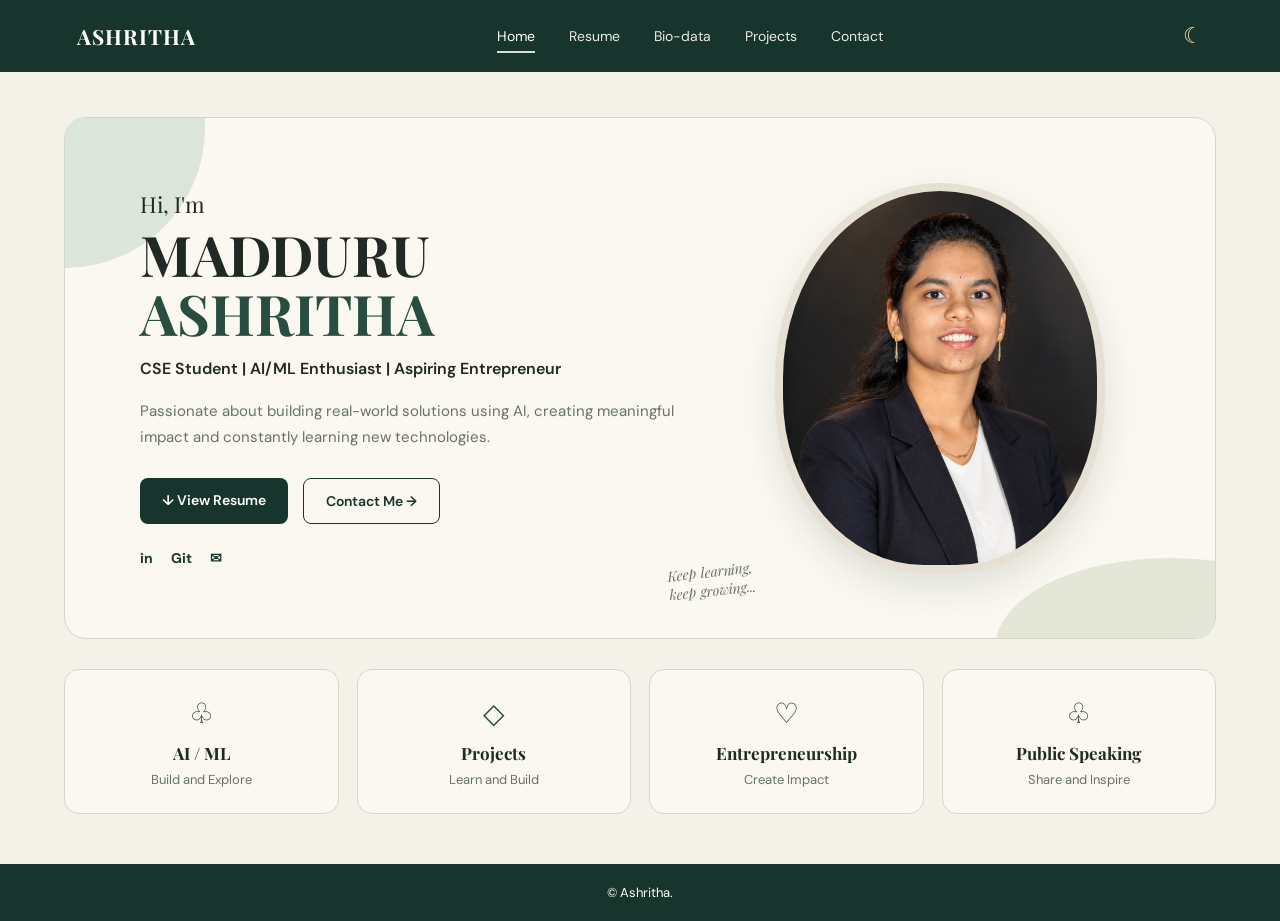
<file: index.html>
<!DOCTYPE html>
<html lang="en">
<head>
    <meta charset="UTF-8">
    <meta name="viewport" content="width=device-width, initial-scale=1.0">
    <title>Ashritha | Portfolio</title>
    <link rel="stylesheet" href="css/style.css">
    <link rel="preconnect" href="https://fonts.googleapis.com">
    <link rel="preconnect" href="https://fonts.gstatic.com" crossorigin>
    <link href="https://fonts.googleapis.com/css2?family=DM+Sans:wght@400;500;600;700&family=Playfair+Display:wght@500;600;700&display=swap" rel="stylesheet">
</head>
<body>

<header class="navbar">
    <div class="logo">ASHRITHA</div>

    <nav>
        <a href="index.html" class="active">Home</a>
        <a href="resume.html">Resume</a>
        <a href="biodata.html">Bio-data</a>
        <a href="projects.html">Projects</a>
        <a href="contact.html">Contact</a>
    </nav>

    <button id="themeToggle" class="theme-btn">☾</button>
</header>

<main>

<section class="hero">

    <div class="hero-content">
        <p class="small-title">Hi, I'm</p>

        <h1>MADDURU <span>ASHRITHA</span></h1>

        <h3>CSE Student | AI/ML Enthusiast | Aspiring Entrepreneur</h3>

        <p class="hero-description">
            Passionate about building real-world solutions using AI,
            creating meaningful impact and constantly learning new technologies.
        </p>

        <div class="hero-buttons">
            <a href="resume.html" class="btn primary-btn">↓ View Resume</a>
            <a href="contact.html" class="btn secondary-btn">Contact Me →</a>
        </div>

        <div class="social-links">
           <a href="https://www.linkedin.com/in/madduru-ashritha-3858072ba/" target="_blank">in</a>
           <a href="YOUR_GITHUB_URL" target="_blank">Git</a>
            <a href="mailto:ashritha@example.com">✉</a>
        </div>
    </div>

    <div class="hero-image">
        <div class="image-circle">
            <img src="images/profile.png.jpg" alt="Ashritha Profile">
        </div>
    </div> 

    <div class="quote">
        Keep learning,<br>
        keep growing...
    </div>

</section>

<section class="interest-section">

    <div class="interest-card">
        <div class="interest-icon">♧</div>
        <h3>AI / ML</h3>
        <p>Build and Explore</p>
    </div>

    <div class="interest-card">
        <div class="interest-icon">◇</div>
        <h3>Projects</h3>
        <p>Learn and Build</p>
    </div>

    <div class="interest-card">
        <div class="interest-icon">♡</div>
        <h3>Entrepreneurship</h3>
        <p>Create Impact</p>
    </div>

    <div class="interest-card">
        <div class="interest-icon">♧</div>
        <h3>Public Speaking</h3>
        <p>Share and Inspire</p>
    </div>

</section>

</main>

<footer>
    <p>© Ashritha.</p>
</footer>

<script src="https://code.jquery.com/jquery-3.7.1.min.js"></script>
<script src="js/script.js"></script>

</body>
</html>
</file>
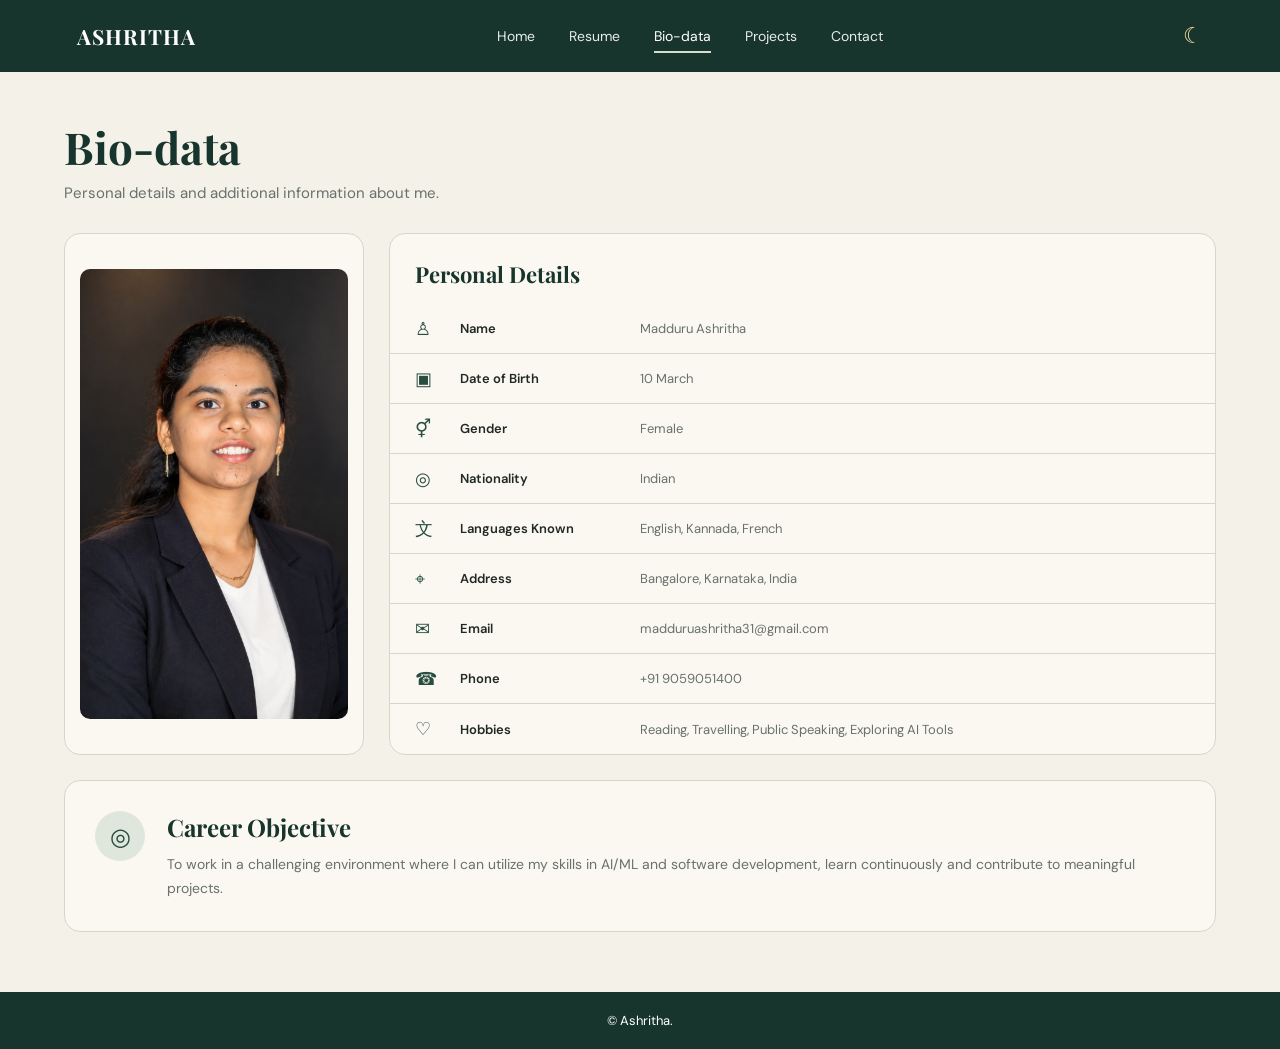
<file: biodata.html>
<!DOCTYPE html>
<html lang="en">
<head>
    <meta charset="UTF-8">
    <meta name="viewport" content="width=device-width, initial-scale=1.0">
    <title>Ashritha | Bio-data</title>
    <link rel="stylesheet" href="css/style.css">
    <link rel="preconnect" href="https://fonts.googleapis.com">
    <link rel="preconnect" href="https://fonts.gstatic.com" crossorigin>
    <link href="https://fonts.googleapis.com/css2?family=DM+Sans:wght@400;500;600;700&family=Playfair+Display:wght@500;600;700&display=swap" rel="stylesheet">

    <style>
        .biodata-page{
            width:90%;
            max-width:1250px;
            margin:45px auto 60px;
        }

        .biodata-title{
            margin-bottom:30px;
        }

        .biodata-title h1{
            font-family:"Playfair Display",serif;
            font-size:44px;
            color:var(--dark);
            margin-bottom:7px;
        }

        .biodata-title p{
            color:var(--muted);
            font-size:15px;
        }

        .biodata-main{
            display:grid;
            grid-template-columns:300px 1fr;
            gap:25px;
        }

        .photo-box{
            background:var(--card);
            border:1px solid var(--border);
            border-radius:16px;
            padding:15px;
            min-height:480px;
            display:flex;
            align-items:center;
            justify-content:center;
        }

        .photo-box img{
            width:100%;
            height:450px;
            object-fit:cover;
            border-radius:10px;
        }

        .personal-details{
            background:var(--card);
            border:1px solid var(--border);
            border-radius:16px;
            overflow:hidden;
        }

        .personal-details h2{
            font-family:"Playfair Display",serif;
            color:var(--dark);
            font-size:22px;
            padding:25px 25px 15px;
        }

        .detail{
            display:grid;
            grid-template-columns:45px 180px 1fr;
            align-items:center;
            min-height:50px;
            padding:7px 25px;
            border-bottom:1px solid var(--border);
            font-size:13px;
        }

        .detail:last-child{
            border-bottom:0;
        }

        .detail-icon{
            color:var(--green);
            font-size:18px;
        }

        .detail-label{
            font-weight:600;
        }

        .detail-value{
            color:var(--muted);
        }

        .bio-objective{
            margin-top:25px;
            background:var(--card);
            border:1px solid var(--border);
            border-radius:16px;
            padding:30px;
            display:flex;
            gap:22px;
            align-items:flex-start;
        }

        .objective-symbol{
            width:50px;
            height:50px;
            border-radius:50%;
            background:var(--light-green);
            color:var(--green);
            display:flex;
            align-items:center;
            justify-content:center;
            font-size:24px;
            flex-shrink:0;
        }

        .bio-objective h2{
            font-family:"Playfair Display",serif;
            color:var(--dark);
            margin-bottom:10px;
        }

        .bio-objective p{
            color:var(--muted);
            line-height:1.7;
            font-size:14px;
        }

        @media(max-width:800px){
            .biodata-main{
                grid-template-columns:1fr;
            }

            .photo-box{
                min-height:auto;
            }

            .photo-box img{
                height:400px;
            }
        }

        @media(max-width:600px){
            .detail{
                grid-template-columns:35px 130px 1fr;
                padding:8px 15px;
                font-size:12px;
            }

            .bio-objective{
                flex-direction:column;
            }
        }
    </style>
</head>

<body>

<header class="navbar">
    <div class="logo">ASHRITHA</div>

    <nav>
        <a href="index.html">Home</a>
        <a href="resume.html">Resume</a>
        <a href="biodata.html" class="active">Bio-data</a>
        <a href="projects.html">Projects</a>
        <a href="contact.html">Contact</a>
    </nav>

    <button id="themeToggle" class="theme-btn">☾</button>
</header>

<main class="biodata-page">

    <div class="biodata-title">
        <h1>Bio-data</h1>
        <p>Personal details and additional information about me.</p>
    </div>

    <section class="biodata-main">

        <div class="photo-box">
            <img src="images/profile.png.jpg" alt="Ashritha Profile">
        </div>

        <div class="personal-details">

            <h2>Personal Details</h2>

            <div class="detail">
                <span class="detail-icon">♙</span>
                <span class="detail-label">Name</span>
                <span class="detail-value">Madduru Ashritha</span>
            </div>

            <div class="detail">
                <span class="detail-icon">▣</span>
                <span class="detail-label">Date of Birth</span>
                <span class="detail-value">10 March</span>
            </div>

            <div class="detail">
                <span class="detail-icon">⚥</span>
                <span class="detail-label">Gender</span>
                <span class="detail-value">Female</span>
            </div>

            <div class="detail">
                <span class="detail-icon">◎</span>
                <span class="detail-label">Nationality</span>
                <span class="detail-value">Indian</span>
            </div>

            <div class="detail">
                <span class="detail-icon">文</span>
                <span class="detail-label">Languages Known</span>
                <span class="detail-value">English, Kannada, French</span>
            </div>

            <div class="detail">
                <span class="detail-icon">⌖</span>
                <span class="detail-label">Address</span>
                <span class="detail-value">Bangalore, Karnataka, India</span>
            </div>

            <div class="detail">
                <span class="detail-icon">✉</span>
                <span class="detail-label">Email</span>
                <span class="detail-value">madduruashritha31@gmail.com</span>
            </div>

            <div class="detail">
                <span class="detail-icon">☎</span>
                <span class="detail-label">Phone</span>
                <span class="detail-value">+91 9059051400</span>
            </div>

            <div class="detail">
                <span class="detail-icon">♡</span>
                <span class="detail-label">Hobbies</span>
                <span class="detail-value">Reading, Travelling, Public Speaking, Exploring AI Tools</span>
            </div>

        </div>

    </section>

    <section class="bio-objective">

        <div class="objective-symbol">◎</div>

        <div>
            <h2>Career Objective</h2>

            <p>
                To work in a challenging environment where I can utilize my
                skills in AI/ML and software development, learn continuously
                and contribute to meaningful projects.
            </p>
        </div>

    </section>

</main>

<footer>
    <p>©  Ashritha.</p>
</footer>

<script src="https://code.jquery.com/jquery-3.7.1.min.js"></script>
<script src="js/script.js"></script>

</body>
</html>
</file>
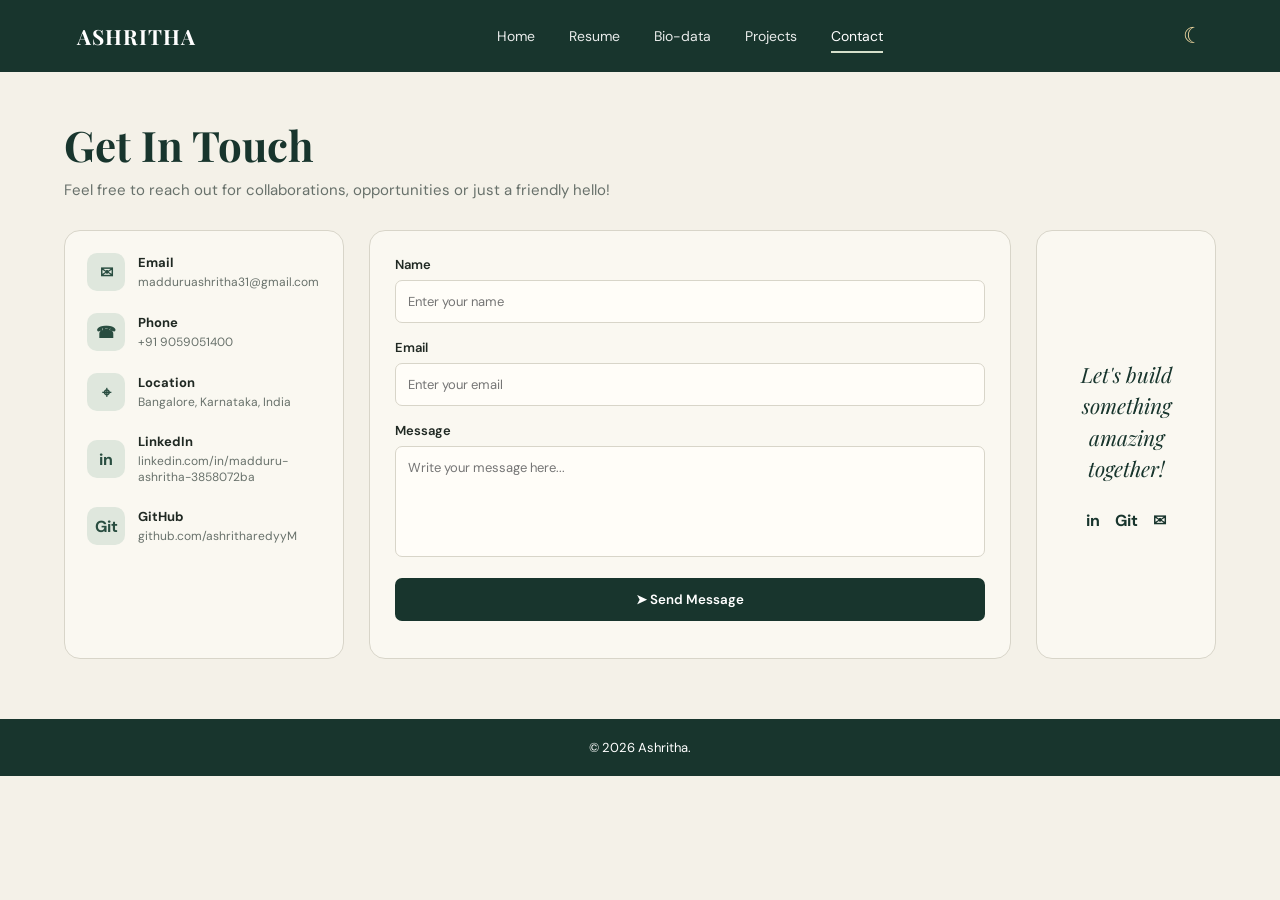
<file: contact.html>
<!DOCTYPE html>
<html lang="en">
<head>
    <meta charset="UTF-8">
    <meta name="viewport" content="width=device-width, initial-scale=1.0">
    <title>Ashritha | Contact</title>
    <link rel="stylesheet" href="css/style.css">
    <link rel="preconnect" href="https://fonts.googleapis.com">
    <link rel="preconnect" href="https://fonts.gstatic.com" crossorigin>
    <link href="https://fonts.googleapis.com/css2?family=DM+Sans:wght@400;500;600;700&family=Playfair+Display:wght@500;600;700&display=swap" rel="stylesheet">
</head>
<body>

<header class="navbar">
    <div class="logo">ASHRITHA</div>

    <nav>
        <a href="index.html">Home</a>
        <a href="resume.html">Resume</a>
        <a href="biodata.html">Bio-data</a>
        <a href="projects.html">Projects</a>
        <a href="contact.html" class="active">Contact</a>
    </nav>

    <button id="themeToggle" class="theme-btn">☾</button>
</header>

<main class="page-container">

    <div class="page-heading">
        <div>
            <h1>Get In Touch</h1>
            <p>Feel free to reach out for collaborations, opportunities or just a friendly hello!</p>
        </div>
    </div>

    <section class="contact-layout">

        <div class="contact-info">

            <div class="contact-item">
                <div class="contact-icon">✉</div>
                <div>
                    <h3>Email</h3>
                    <p>madduruashritha31@gmail.com</p>
                </div>
            </div>

            <div class="contact-item">
                <div class="contact-icon">☎</div>
                <div>
                    <h3>Phone</h3>
                    <p>+91 9059051400</p>
                </div>
            </div>

            <div class="contact-item">
                <div class="contact-icon">⌖</div>
                <div>
                    <h3>Location</h3>
                    <p>Bangalore, Karnataka, India</p>
                </div>
            </div>

            <div class="contact-item">
                <div class="contact-icon">in</div>
                <div>
                    <h3>LinkedIn</h3>
                    <p>linkedin.com/in/madduru-ashritha-3858072ba</p>
                </div>
            </div>

            <div class="contact-item">
                <div class="contact-icon">Git</div>
                <div>
                    <h3>GitHub</h3>
                    <p>github.com/ashritharedyyM</p>
                </div>
            </div>

        </div>

        <div class="contact-form-card">

            <form id="contactForm">

                <div class="form-group">
                    <label for="name">Name</label>
                    <input type="text" id="name" placeholder="Enter your name">
                    <small id="nameError"></small>
                </div>

                <div class="form-group">
                    <label for="email">Email</label>
                    <input type="email" id="email" placeholder="Enter your email">
                    <small id="emailError"></small>
                </div>

                <div class="form-group">
                    <label for="message">Message</label>
                    <textarea id="message" rows="5" placeholder="Write your message here..."></textarea>
                    <small id="messageError"></small>
                </div>

                <button type="submit" class="send-btn">
                    ➤ Send Message
                </button>

                <p id="successMessage"></p>

            </form>

        </div>

        <div class="contact-quote">
            <span>Let's build something amazing together!</span>

            <div class="contact-socials">
                <a href="#">in</a>
                <a href="#">Git</a>
                <a href="mailto:madduruashritha31@gmail.com">✉</a>
            </div>
        </div>

    </section>

</main>

<footer>
    <p>© 2026 Ashritha.</p>
</footer>

<script src="https://code.jquery.com/jquery-3.7.1.min.js"></script>
<script src="js/script.js"></script>

</body>
</html>
</file>
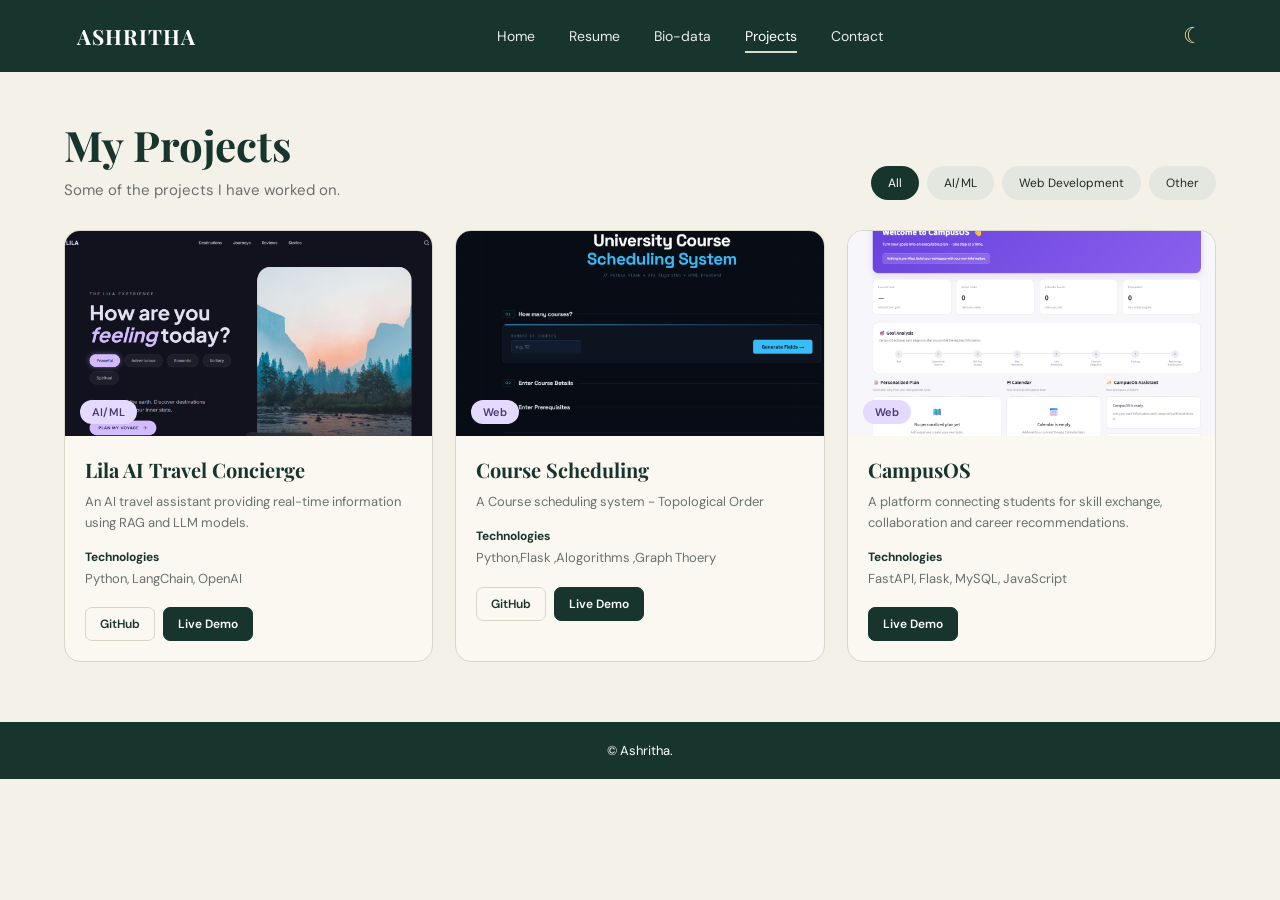
<file: projects.html>
<!DOCTYPE html>
<html lang="en">
<head>
    <meta charset="UTF-8">
    <meta name="viewport" content="width=device-width, initial-scale=1.0">
    <title>Ashritha | Projects</title>
    <link rel="stylesheet" href="css/style.css">
    <link rel="preconnect" href="https://fonts.googleapis.com">
    <link rel="preconnect" href="https://fonts.gstatic.com" crossorigin>
    <link href="https://fonts.googleapis.com/css2?family=DM+Sans:wght@400;500;600;700&family=Playfair+Display:wght@500;600;700&display=swap" rel="stylesheet">
</head>
<body>

<header class="navbar">
    <div class="logo">ASHRITHA</div>

    <nav>
        <a href="index.html">Home</a>
        <a href="resume.html">Resume</a>
        <a href="biodata.html">Bio-data</a>
        <a href="projects.html" class="active">Projects</a>
        <a href="contact.html">Contact</a>
    </nav>

    <button id="themeToggle" class="theme-btn">☾</button>
</header>

<main class="page-container">

    <div class="page-heading project-heading">
        <div>
            <h1>My Projects</h1>
            <p>Some of the projects I have worked on.</p>
        </div>

        <div class="filter-buttons">
            <button class="filter-btn active-filter" data-filter="all">All</button>
            <button class="filter-btn" data-filter="ai">AI/ML</button>
            <button class="filter-btn" data-filter="web">Web Development</button>
            <button class="filter-btn" data-filter="other">Other</button>
        </div>
    </div>

    <section class="project-grid">

        <article class="project-card" data-category="ai">

            <div class="project-image">
                <img src="images/lila.png.jpg" alt="Lila AI Travel Concierge">
                <span>AI/ML</span>
            </div>

            <div class="project-content">
                <h2>Lila AI Travel Concierge</h2>

                <p>
                    An AI travel assistant providing real-time information
                    using RAG and LLM models.
                </p>

                <h4>Technologies</h4>
                <p>Python, LangChain, OpenAI</p>

                <div class="project-buttons">
                 <a href="https://github.com/Manasa-Joshi24/AI_Travel_Concierge" target="_blank" class="project-btn">GitHub</a>
                <a href="https://lila-ai-travel.vercel.app/" target="_blank" class="project-btn filled">Live Demo</a>
                </div>
            </div>

        </article>

        <article class="project-card" data-category="ai">

            <div class="project-image">
                <img src="images/course.png.jpg" alt="CampusOS">
                <span>Web</span>
            </div>

              <div class="project-content">
                <h2>Course Scheduling </h2>
                <p>
                    A Course scheduling system - Topological Order 
                </p>

                <h4>Technologies</h4>
                <p>Python,Flask ,Alogorithms ,Graph Thoery</p>

                <div class="project-buttons">
                <a href="https://github.com/ashrithareddyM/course-scheduling" target="_blank" class="project-btn">GitHub</a>
                <a href="https://course-scheduling.onrender.com/" target="_blank" class="project-btn filled">Live Demo</a>
                </div>
            </div>
        </article>

        <article class="project-card" data-category="ai">

                <div class="project-image">
                <img src="images/campusos.png.jpg" alt="CampusOS">
                <span>Web</span>
                </div>
                 <div class="project-content">
                <h2>CampusOS</h2>

                <p>
                    A platform connecting students for skill exchange,
                    collaboration and career recommendations.
                </p>

                <h4>Technologies</h4>
                <p>FastAPI, Flask, MySQL, JavaScript</p>

                <div class="project-buttons">
                 <a href="https://campusos-frontend-hjbtvzv8givdlrb3afg6uu.streamlit.app/#current-goal" target="_blank" class="project-btn filled">Live Demo</a>
                </div>
            </div>

        </article>


    </section>

</main>

<footer>
    <p>©  Ashritha.</p>
</footer>

<script src="https://code.jquery.com/jquery-3.7.1.min.js"></script>
<script src="js/script.js"></script>

</body>
</html>
</file>
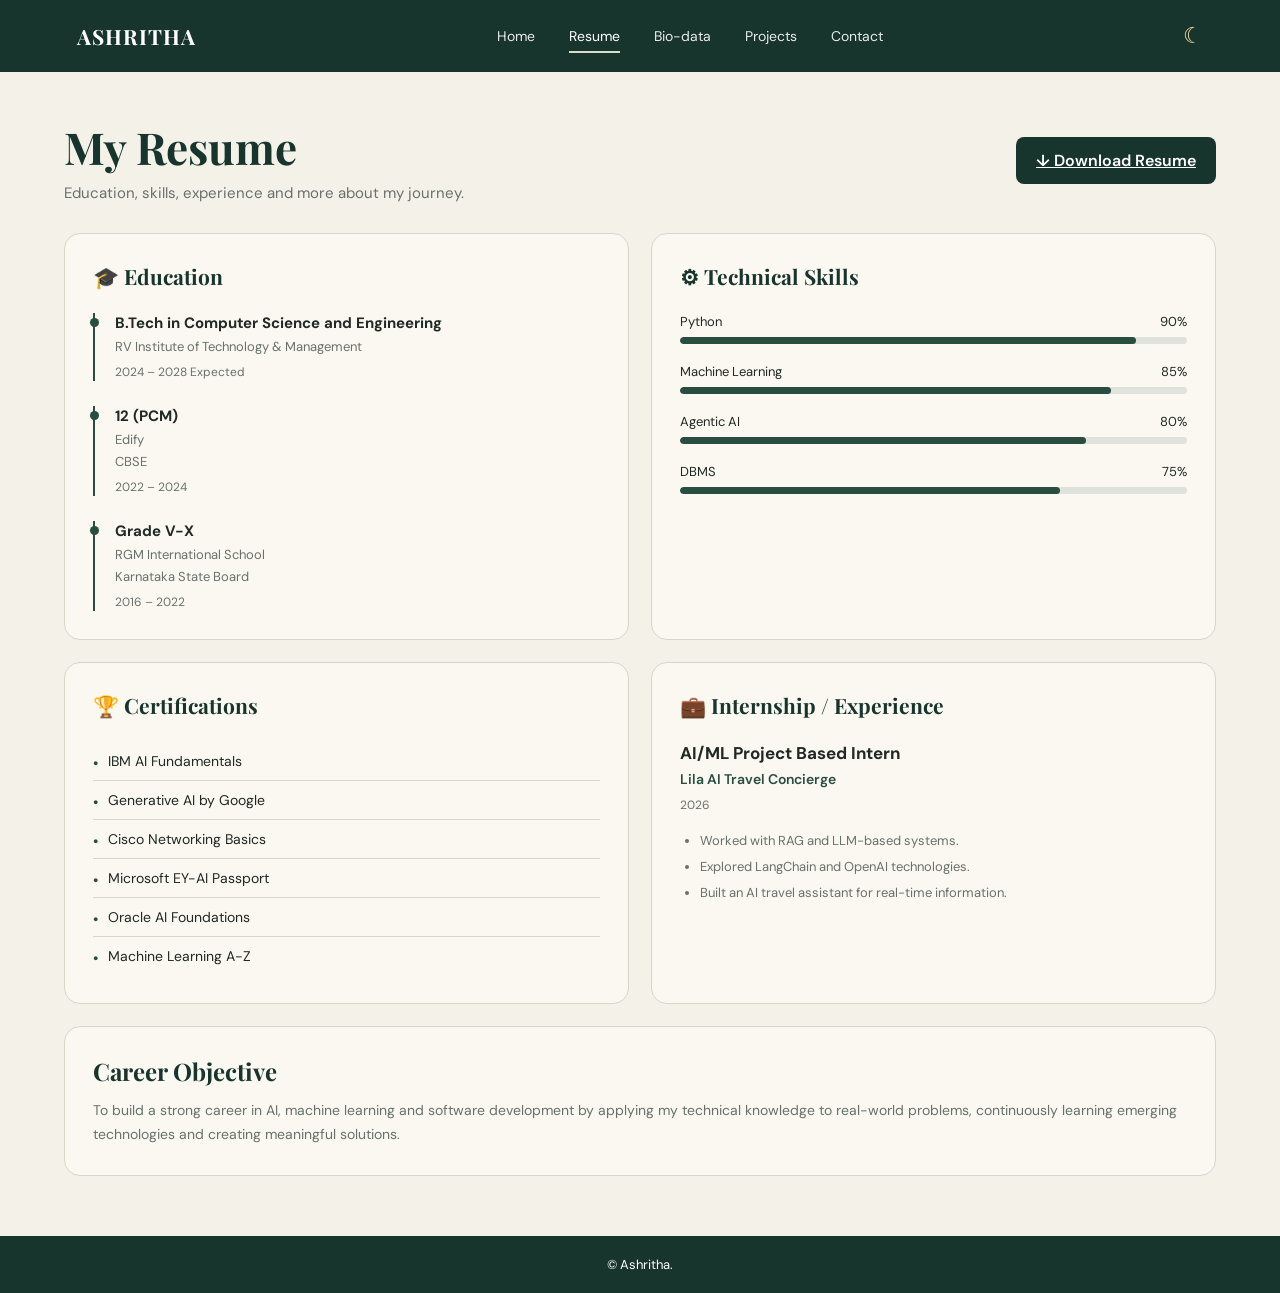
<file: resume.html>
<!DOCTYPE html>
<html lang="en">
<head>
    <meta charset="UTF-8">
    <meta name="viewport" content="width=device-width, initial-scale=1.0">
    <title>Ashritha | Resume</title>
    <link rel="stylesheet" href="css/style.css">
    <link rel="preconnect" href="https://fonts.googleapis.com">
    <link rel="preconnect" href="https://fonts.gstatic.com" crossorigin>
    <link href="https://fonts.googleapis.com/css2?family=DM+Sans:wght@400;500;600;700&family=Playfair+Display:wght@500;600;700&display=swap" rel="stylesheet">

    <style>
        .resume-page{
            width:90%;
            max-width:1250px;
            margin:45px auto 60px;
        }

        .resume-title{
            display:flex;
            justify-content:space-between;
            align-items:center;
            margin-bottom:30px;
        }

        .resume-title h1{
            font-family:"Playfair Display",serif;
            font-size:44px;
            color:var(--dark);
            margin-bottom:7px;
        }

        .resume-title p{
            color:var(--muted);
            font-size:15px;
        }

        .resume-download{
            background:var(--dark);
            color:white;
            border:0;
            padding:13px 20px;
            border-radius:8px;
            cursor:pointer;
            font-weight:600;
        }

        .resume-layout{
            display:grid;
            grid-template-columns:1fr 1fr;
            gap:22px;
        }

        .resume-box{
            background:var(--card);
            border:1px solid var(--border);
            border-radius:16px;
            padding:28px;
        }

        .resume-box h2{
            font-family:"Playfair Display",serif;
            color:var(--dark);
            font-size:21px;
            margin-bottom:23px;
        }

        .education-item{
            border-left:2px solid var(--green);
            padding-left:20px;
            margin-bottom:25px;
            position:relative;
        }

        .education-item:last-child{
            margin-bottom:0;
        }

        .education-item::before{
            content:"";
            position:absolute;
            width:9px;
            height:9px;
            background:var(--green);
            border-radius:50%;
            left:-5px;
            top:5px;
        }

        .education-item h3{
            font-size:15px;
            margin-bottom:5px;
        }

        .education-item p{
            color:var(--muted);
            font-size:13px;
            margin-bottom:5px;
        }

        .education-item span{
            color:var(--muted);
            font-size:12px;
        }

        .skill-box{
            margin-bottom:19px;
        }

        .skill-name{
            display:flex;
            justify-content:space-between;
            font-size:13px;
            margin-bottom:7px;
        }

        .skill-track{
            height:7px;
            background:#dfe3dc;
            border-radius:10px;
            overflow:hidden;
        }

        .skill-fill{
            height:100%;
            background:var(--green);
            border-radius:10px;
        }

        .certifications{
            list-style:none;
        }

        .certifications li{
            padding:10px 0;
            border-bottom:1px solid var(--border);
            font-size:14px;
        }

        .certifications li:last-child{
            border-bottom:0;
        }

        .certifications li::before{
            content:"●";
            color:var(--green);
            margin-right:10px;
            font-size:9px;
        }

        .experience h3{
            font-size:17px;
            margin-bottom:6px;
        }

        .experience .company{
            color:var(--green);
            font-weight:600;
            font-size:14px;
            margin-bottom:5px;
        }

        .experience .year{
            color:var(--muted);
            font-size:12px;
        }

        .experience ul{
            margin-top:18px;
            padding-left:20px;
        }

        .experience li{
            color:var(--muted);
            font-size:13px;
            margin-bottom:9px;
        }

        .career-box{
            margin-top:22px;
            background:var(--card);
            border:1px solid var(--border);
            border-radius:16px;
            padding:28px;
        }

        .career-box h2{
            font-family:"Playfair Display",serif;
            color:var(--dark);
            margin-bottom:12px;
        }

        .career-box p{
            color:var(--muted);
            line-height:1.7;
            font-size:14px;
        }

        @media(max-width:800px){
            .resume-layout{
                grid-template-columns:1fr;
            }

            .resume-title{
                align-items:flex-start;
                flex-direction:column;
                gap:20px;
            }
        }
    </style>
</head>

<body>

<header class="navbar">
    <div class="logo">ASHRITHA</div>

    <nav>
        <a href="index.html">Home</a>
        <a href="resume.html" class="active">Resume</a>
        <a href="biodata.html">Bio-data</a>
        <a href="projects.html">Projects</a>
        <a href="contact.html">Contact</a>
    </nav>

    <button id="themeToggle" class="theme-btn">☾</button>
</header>

<main class="resume-page">

    <div class="resume-title">
        <div>
            <h1>My Resume</h1>
            <p>Education, skills, experience and more about my journey.</p>
        </div>

       <a href="resume/Madduru_Ashritha_Resume.pdf" download class="resume-download">
    ↓ Download Resume
</a>
    </div>

    <section class="resume-layout">

        <div class="resume-box">
            <h2>🎓 Education</h2>

            <div class="education-item">
                <h3>B.Tech in Computer Science and Engineering</h3>
                <p>RV Institute of Technology & Management</p>
                <span>2024 – 2028 Expected</span>
            </div>

            <div class="education-item">
                <h3>12 (PCM)</h3>
                <p>Edify </p>
                <p>CBSE</p>
                <span>2022 – 2024</span>
            </div>

            <div class="education-item">
                <h3>Grade V-X </h3>
                <p>RGM International School</p>
                <p>Karnataka State Board</p>
                <span>2016 – 2022</span>
            </div>
        </div>

        <div class="resume-box">
            <h2>⚙ Technical Skills</h2>

            <div class="skill-box">
                <div class="skill-name">
                    <span>Python</span>
                    <span>90%</span>
                </div>
                <div class="skill-track">
                    <div class="skill-fill" style="width:90%"></div>
                </div>
            </div>

            <div class="skill-box">
                <div class="skill-name">
                    <span>Machine Learning</span>
                    <span>85%</span>
                </div>
                <div class="skill-track">
                    <div class="skill-fill" style="width:85%"></div>
                </div>
            </div>

            <div class="skill-box">
                <div class="skill-name">
                    <span>Agentic  AI</span>
                    <span>80%</span>
                </div>
                <div class="skill-track">
                    <div class="skill-fill" style="width:80%"></div>
                </div>
            </div>

            <div class="skill-box">
                <div class="skill-name">
                    <span>DBMS</span>
                    <span>75%</span>
                </div>
                <div class="skill-track">
                    <div class="skill-fill" style="width:75%"></div>
                </div>
            </div>
        </div>

        <div class="resume-box">
            <h2>🏆 Certifications</h2>

            <ul class="certifications">
                <li>IBM AI Fundamentals</li>
                <li>Generative AI by Google</li>
                <li>Cisco Networking Basics</li>
                <li>Microsoft EY-AI Passport</li>
                <li>Oracle AI Foundations</li>
                <li>Machine Learning A-Z</li>
            </ul>
        </div>

        <div class="resume-box">
            <h2>💼 Internship / Experience</h2>

            <div class="experience">
                <h3>AI/ML Project  Based Intern</h3>
                <p class="company">Lila AI Travel Concierge</p>
                <span class="year">2026</span>

                <ul>
                    <li>Worked with RAG and LLM-based systems.</li>
                    <li>Explored LangChain and OpenAI technologies.</li>
                    <li>Built an AI travel assistant for real-time information.</li>
                </ul>
            </div>
        </div>

    </section>

    <section class="career-box">
        <h2>Career Objective</h2>
        <p>
            To build a strong career in AI, machine learning and software development
            by applying my technical knowledge to real-world problems, continuously
            learning emerging technologies and creating meaningful solutions.
        </p>
    </section>

</main>

<footer>
    <p>© Ashritha.</p>
</footer>

<script src="https://code.jquery.com/jquery-3.7.1.min.js"></script>
<script src="js/script.js"></script>

</body>
</html>
</file>
<file: css/style.css>
*{
    margin:0;
    padding:0;
    box-sizing:border-box;
}

:root{
    --bg:#f4f1e8;
    --card:#faf8f1;
    --dark:#18352d;
    --green:#294d40;
    --light-green:#dfe7dd;
    --accent:#b9c7b5;
    --text:#202923;
    --muted:#68716b;
    --border:#d8d5c9;
    --white:#ffffff;
    --error:#b64040;
}

body{
    background:var(--bg);
    color:var(--text);
    font-family:"DM Sans",sans-serif;
    min-height:100vh;
    transition:.3s;
}

.navbar{
    height:72px;
    background:var(--dark);
    color:white;
    display:flex;
    align-items:center;
    padding:0 6%;
    justify-content:space-between;
    position:sticky;
    top:0;
    z-index:1000;
}

.logo{
    font-family:"Playfair Display",serif;
    font-size:21px;
    font-weight:700;
    letter-spacing:1px;
}

nav{
    display:flex;
    gap:34px;
}

nav a{
    color:white;
    text-decoration:none;
    font-size:14px;
    position:relative;
    padding:8px 0;
    opacity:.9;
}

nav a:hover,
nav a.active{
    opacity:1;
}

nav a.active::after{
    content:"";
    position:absolute;
    left:0;
    right:0;
    bottom:0;
    height:2px;
    background:#d5dfcb;
}

.theme-btn{
    border:0;
    background:transparent;
    color:#f2d9a1;
    font-size:22px;
    cursor:pointer;
}

.page-container{
    width:90%;
    max-width:1250px;
    margin:45px auto 60px;
}

.page-heading{
    display:flex;
    align-items:center;
    justify-content:space-between;
    margin-bottom:30px;
}

.page-heading h1{
    font-family:"Playfair Display",serif;
    font-size:42px;
    color:var(--dark);
    margin-bottom:7px;
}

.page-heading p{
    color:var(--muted);
    font-size:15px;
}

.resume-grid{
    display:grid;
    grid-template-columns:1fr 1fr;
    gap:20px;
}

.resume-card{
    background:var(--card);
    border:1px solid var(--border);
    border-radius:16px;
    padding:28px;
    box-shadow:0 5px 18px rgba(30,50,40,.04);
}

.resume-card h2{
    font-family:"Playfair Display",serif;
    font-size:21px;
    margin-bottom:22px;
    color:var(--dark);
}

.timeline{
    border-left:2px solid var(--accent);
    padding-left:22px;
}

.timeline-item{
    position:relative;
    margin-bottom:25px;
}

.timeline-item:last-child{
    margin-bottom:0;
}

.timeline-item::before{
    content:"";
    width:9px;
    height:9px;
    background:var(--green);
    border-radius:50%;
    position:absolute;
    left:-28px;
    top:6px;
}

.timeline-item h3{
    font-size:15px;
    margin-bottom:6px;
}

.timeline-item p{
    font-size:13px;
    color:var(--muted);
    margin-bottom:5px;
}

.timeline-item span,
.experience span{
    font-size:12px;
    color:var(--muted);
}

.skill{
    margin-bottom:19px;
}

.skill:last-child{
    margin-bottom:0;
}

.skill-title{
    display:flex;
    justify-content:space-between;
    font-size:13px;
    margin-bottom:7px;
}

.skill-title span:last-child{
    color:var(--muted);
}

.skill-bar{
    width:100%;
    height:6px;
    background:#e1e4dc;
    border-radius:10px;
    overflow:hidden;
}

.skill-progress{
    height:100%;
    background:var(--green);
    border-radius:10px;
}

.certificate-list{
    list-style:none;
}

.certificate-list li{
    padding:9px 0;
    font-size:14px;
    border-bottom:1px solid var(--border);
}

.certificate-list li:last-child{
    border-bottom:0;
}

.certificate-list li::before{
    content:"●";
    color:var(--green);
    margin-right:10px;
    font-size:9px;
}

.experience h3{
    font-size:17px;
    margin-bottom:5px;
}

.company{
    color:var(--green);
    font-weight:600;
    font-size:14px;
    margin-bottom:5px;
}

.experience ul{
    margin-top:18px;
    padding-left:20px;
}

.experience li{
    color:var(--muted);
    font-size:13px;
    margin-bottom:9px;
}

.full-width{
    margin-top:20px;
}

.objective-text{
    color:var(--muted);
    line-height:1.7;
    font-size:14px;
}

.download-btn{
    border:0;
    background:var(--dark);
    color:white;
    padding:13px 20px;
    border-radius:8px;
    cursor:pointer;
    font-family:inherit;
    font-weight:600;
}

.download-btn:hover{
    background:var(--green);
}

.biodata-layout{
    display:grid;
    grid-template-columns:280px 1fr;
    gap:25px;
    align-items:stretch;
}

.biodata-image{
    background:var(--card);
    border:1px solid var(--border);
    border-radius:16px;
    padding:15px;
}

.biodata-image img{
    width:100%;
    height:100%;
    min-height:440px;
    object-fit:cover;
    border-radius:10px;
}

.details-card{
    background:var(--card);
    border:1px solid var(--border);
    border-radius:16px;
    overflow:hidden;
}

.detail-row{
    display:grid;
    grid-template-columns:35px 150px 1fr;
    align-items:center;
    min-height:48px;
    padding:5px 20px;
    border-bottom:1px solid var(--border);
    font-size:13px;
}

.detail-row:last-child{
    border-bottom:0;
}

.detail-icon{
    color:var(--green);
    font-size:17px;
}

.detail-row strong{
    font-weight:600;
}

.detail-row span:last-child{
    color:var(--muted);
}

.objective-card{
    margin-top:25px;
    background:var(--card);
    border:1px solid var(--border);
    border-radius:16px;
    padding:28px;
    display:flex;
    align-items:flex-start;
    gap:20px;
}

.objective-icon{
    width:48px;
    height:48px;
    border-radius:50%;
    background:var(--light-green);
    color:var(--green);
    display:flex;
    align-items:center;
    justify-content:center;
    font-size:24px;
    flex-shrink:0;
}

.objective-card h2{
    font-family:"Playfair Display",serif;
    margin-bottom:8px;
    color:var(--dark);
}

.objective-card p{
    color:var(--muted);
    line-height:1.7;
    font-size:14px;
}

.project-heading{
    align-items:flex-end;
}

.filter-buttons{
    display:flex;
    gap:8px;
}

.filter-btn{
    border:0;
    background:#e4e7df;
    color:var(--text);
    padding:9px 17px;
    border-radius:20px;
    cursor:pointer;
    font-family:inherit;
    font-size:12px;
}

.filter-btn:hover,
.filter-btn.active-filter{
    background:var(--dark);
    color:white;
}

.project-grid{
    display:grid;
    grid-template-columns:repeat(3,1fr);
    gap:22px;
}

.project-card{
    background:var(--card);
    border:1px solid var(--border);
    border-radius:16px;
    overflow:hidden;
    transition:.3s;
}

.project-card:hover{
    transform:translateY(-5px);
    box-shadow:0 15px 30px rgba(35,55,45,.1);
}

.project-image{
    height:205px;
    position:relative;
    overflow:hidden;
}

.project-image img{
    width:100%;
    height:100%;
    object-fit:cover;
}

.project-image span{
    position:absolute;
    left:15px;
    bottom:12px;
    background:#e4d9ff;
    color:#4c3b72;
    padding:5px 12px;
    border-radius:15px;
    font-size:11px;
    font-weight:600;
}

.project-content{
    padding:20px;
}

.project-content h2{
    font-family:"Playfair Display",serif;
    font-size:20px;
    margin-bottom:9px;
    color:var(--dark);
}

.project-content p{
    color:var(--muted);
    font-size:13px;
    line-height:1.6;
}

.project-content h4{
    margin-top:15px;
    margin-bottom:4px;
    font-size:12px;
    color:var(--dark);
}

.project-buttons{
    display:flex;
    gap:8px;
    margin-top:18px;
}

.project-btn{
    text-decoration:none;
    border:1px solid var(--border);
    color:var(--dark);
    padding:8px 14px;
    border-radius:7px;
    font-size:12px;
    font-weight:600;
}

.project-btn.filled{
    background:var(--dark);
    color:white;
    border-color:var(--dark);
}

.contact-layout{
    display:grid;
    grid-template-columns:280px 1fr 180px;
    gap:25px;
    align-items:stretch;
}

.contact-info{
    background:var(--card);
    border:1px solid var(--border);
    border-radius:16px;
    padding:22px;
}

.contact-item{
    display:flex;
    align-items:center;
    gap:13px;
    margin-bottom:22px;
}

.contact-item:last-child{
    margin-bottom:0;
}

.contact-icon{
    width:38px;
    height:38px;
    background:var(--light-green);
    color:var(--green);
    border-radius:10px;
    display:flex;
    align-items:center;
    justify-content:center;
    font-weight:700;
    flex-shrink:0;
}

.contact-item h3{
    font-size:13px;
    margin-bottom:3px;
}

.contact-item p{
    color:var(--muted);
    font-size:12px;
    word-break:break-word;
}

.contact-form-card{
    background:var(--card);
    border:1px solid var(--border);
    border-radius:16px;
    padding:25px;
}

.form-group{
    margin-bottom:16px;
}

.form-group label{
    display:block;
    font-size:13px;
    font-weight:600;
    margin-bottom:7px;
}

.form-group input,
.form-group textarea{
    width:100%;
    border:1px solid var(--border);
    background:#fffdf8;
    border-radius:7px;
    padding:12px;
    font-family:inherit;
    font-size:13px;
    outline:none;
    color:var(--text);
}

.form-group input:focus,
.form-group textarea:focus{
    border-color:var(--green);
}

.form-group textarea{
    resize:none;
}

.form-group small{
    color:var(--error);
    display:block;
    margin-top:4px;
    font-size:11px;
}

.send-btn{
    width:100%;
    border:0;
    background:var(--dark);
    color:white;
    padding:13px;
    border-radius:7px;
    cursor:pointer;
    font-family:inherit;
    font-weight:600;
}

.send-btn:hover{
    background:var(--green);
}

#successMessage{
    text-align:center;
    color:var(--green);
    font-size:13px;
    margin-top:12px;
    font-weight:600;
}

.contact-quote{
    background:var(--card);
    border:1px solid var(--border);
    border-radius:16px;
    padding:25px 18px;
    display:flex;
    flex-direction:column;
    justify-content:center;
    align-items:center;
    text-align:center;
}

.contact-quote span{
    font-family:"Playfair Display",serif;
    font-size:21px;
    line-height:1.5;
    font-style:italic;
    color:var(--dark);
}

.contact-socials{
    display:flex;
    gap:15px;
    margin-top:25px;
}

.contact-socials a{
    text-decoration:none;
    color:var(--dark);
    font-weight:700;
}

footer{
    background:var(--dark);
    color:white;
    text-align:center;
    padding:20px;
    font-size:13px;
}

.dark-mode{
    --bg:#18221e;
    --card:#223029;
    --dark:#101713;
    --green:#b9cdbd;
    --light-green:#304239;
    --accent:#7e9586;
    --text:#f1f2ed;
    --muted:#c2c9c3;
    --border:#3b4b43;
}

.dark-mode .page-heading h1,
.dark-mode .resume-card h2,
.dark-mode .objective-card h2,
.dark-mode .project-content h2,
.dark-mode .project-content h4,
.dark-mode .contact-item h3,
.dark-mode .contact-quote span{
    color:var(--text);
}

.dark-mode .secondary-btn,
.dark-mode .project-btn{
    color:var(--text);
}

.dark-mode .form-group input,
.dark-mode .form-group textarea{
    background:#19241f;
    color:var(--text);
}

.dark-mode .filter-btn{
    background:#34443c;
    color:var(--text);
}

.dark-mode .filter-btn.active-filter{
    background:#101713;
    color:white;
}
.hero{
    width:90%;
    max-width:1250px;
    min-height:520px;
    margin:45px auto 30px;
    padding:65px 75px;
    background:var(--card);
    border:1px solid var(--border);
    border-radius:22px;
    display:flex;
    align-items:center;
    justify-content:space-between;
    position:relative;
    overflow:hidden;
}

.hero::before{
    content:"";
    position:absolute;
    width:280px;
    height:280px;
    background:#dce5d9;
    border-radius:50%;
    left:-140px;
    top:-130px;
}

.hero::after{
    content:"";
    position:absolute;
    width:350px;
    height:180px;
    background:#e4e7d8;
    border-radius:50%;
    right:-130px;
    bottom:-100px;
}

.hero-content{
    width:55%;
    position:relative;
    z-index:2;
}

.small-title{
    font-family:"Playfair Display",serif;
    font-size:22px;
    margin-bottom:6px;
}

.hero h1{
    font-family:"Playfair Display",serif;
    font-size:56px;
    line-height:1.05;
    margin-bottom:16px;
    color:var(--text);
}

.hero h1 span{
    color:var(--green);
}

.hero h3{
    font-size:16px;
    margin-bottom:20px;
    font-weight:600;
}

.hero-description{
    max-width:570px;
    color:var(--muted);
    font-size:15px;
    line-height:1.7;
}

.hero-buttons{
    display:flex;
    gap:15px;
    margin-top:28px;
}

.btn{
    display:inline-block;
    padding:13px 22px;
    border-radius:8px;
    text-decoration:none;
    font-size:14px;
    font-weight:600;
    transition:.3s;
}

.primary-btn{
    background:var(--dark);
    color:white;
}

.primary-btn:hover{
    background:var(--green);
    transform:translateY(-2px);
}

.secondary-btn{
    border:1px solid var(--dark);
    color:var(--dark);
    background:transparent;
}

.secondary-btn:hover{
    background:var(--dark);
    color:white;
}

.social-links{
    display:flex;
    gap:18px;
    margin-top:25px;
}

.social-links a{
    color:var(--dark);
    text-decoration:none;
    font-weight:700;
    font-size:14px;
}

.hero-image{
    width:40%;
    display:flex;
    justify-content:center;
    position:relative;
    z-index:2;
}

.image-circle{
    width:330px;
    height:390px;
    border-radius:50% 50% 45% 45%;
    overflow:hidden;
    border:8px solid #e5e0d3;
    background:#dfe7dd;
    display:flex;
    align-items:center;
    justify-content:center;
    box-shadow:0 15px 35px rgba(35,55,45,.12);
}

.image-circle img{
    width:100%;
    height:100%;
    object-fit:cover;
}

.quote{
    position:absolute;
    right:40%;
    bottom:38px;
    z-index:4;
    font-family:"Playfair Display",serif;
    font-style:italic;
    color:#66736b;
    font-size:14px;
    transform:rotate(-6deg);
}

.interest-section{
    width:90%;
    max-width:1250px;
    margin:25px auto 50px;
    display:grid;
    grid-template-columns:repeat(4,1fr);
    gap:18px;
}

.interest-card{
    background:var(--card);
    border:1px solid var(--border);
    border-radius:15px;
    padding:25px 20px;
    text-align:center;
    transition:.3s;
}

.interest-card:hover{
    transform:translateY(-5px);
    box-shadow:0 12px 25px rgba(40,60,50,.1);
}

.interest-icon{
    font-size:28px;
    color:var(--green);
    margin-bottom:10px;
}

.interest-card h3{
    font-family:"Playfair Display",serif;
    font-size:17px;
    margin-bottom:7px;
}

.interest-card p{
    color:var(--muted);
    font-size:13px;
}

.dark-mode .hero h1,
.dark-mode .hero h3,
.dark-mode .small-title{
    color:var(--text);
}

.dark-mode .secondary-btn{
    color:var(--text);
    border-color:var(--green);
}

.dark-mode .social-links a{
    color:var(--green);
}
@media(max-width:1000px){
    .contact-layout{
        grid-template-columns:1fr 1fr;
    }

    .contact-quote{
        grid-column:1/-1;
        min-height:150px;
    }

    .project-grid{
        grid-template-columns:1fr 1fr;
    }
}

@media(max-width:800px){
    .resume-grid{
        grid-template-columns:1fr;
    }

    .biodata-layout{
        grid-template-columns:1fr;
    }

    .biodata-image img{
        height:350px;
        min-height:0;
    }

    .page-heading{
        flex-direction:column;
        align-items:flex-start;
        gap:20px;
    }

    .project-heading{
        align-items:flex-start;
    }

    .filter-buttons{
        flex-wrap:wrap;
    }
}

@media(max-width:650px){
    .navbar{
        height:auto;
        padding:18px;
        flex-wrap:wrap;
        gap:15px;
    }

    nav{
        order:3;
        width:100%;
        justify-content:center;
        flex-wrap:wrap;
        gap:15px;
    }

    .page-container{
        width:92%;
        margin-top:30px;
    }

    .page-heading h1{
        font-size:34px;
    }

    .detail-row{
        grid-template-columns:30px 120px 1fr;
        padding:8px 12px;
        font-size:12px;
    }

    .project-grid{
        grid-template-columns:1fr;
    }

    .contact-layout{
        grid-template-columns:1fr;
    }

    .contact-quote{
        grid-column:auto;
    }

    .objective-card{
        flex-direction:column;
    }
}

@media print{
    .navbar,
    footer,
    .download-btn{
        display:none;
    }

    body{
        background:white;
    }

    .page-container{
        width:100%;
        margin:0;
    }
}
</file>
